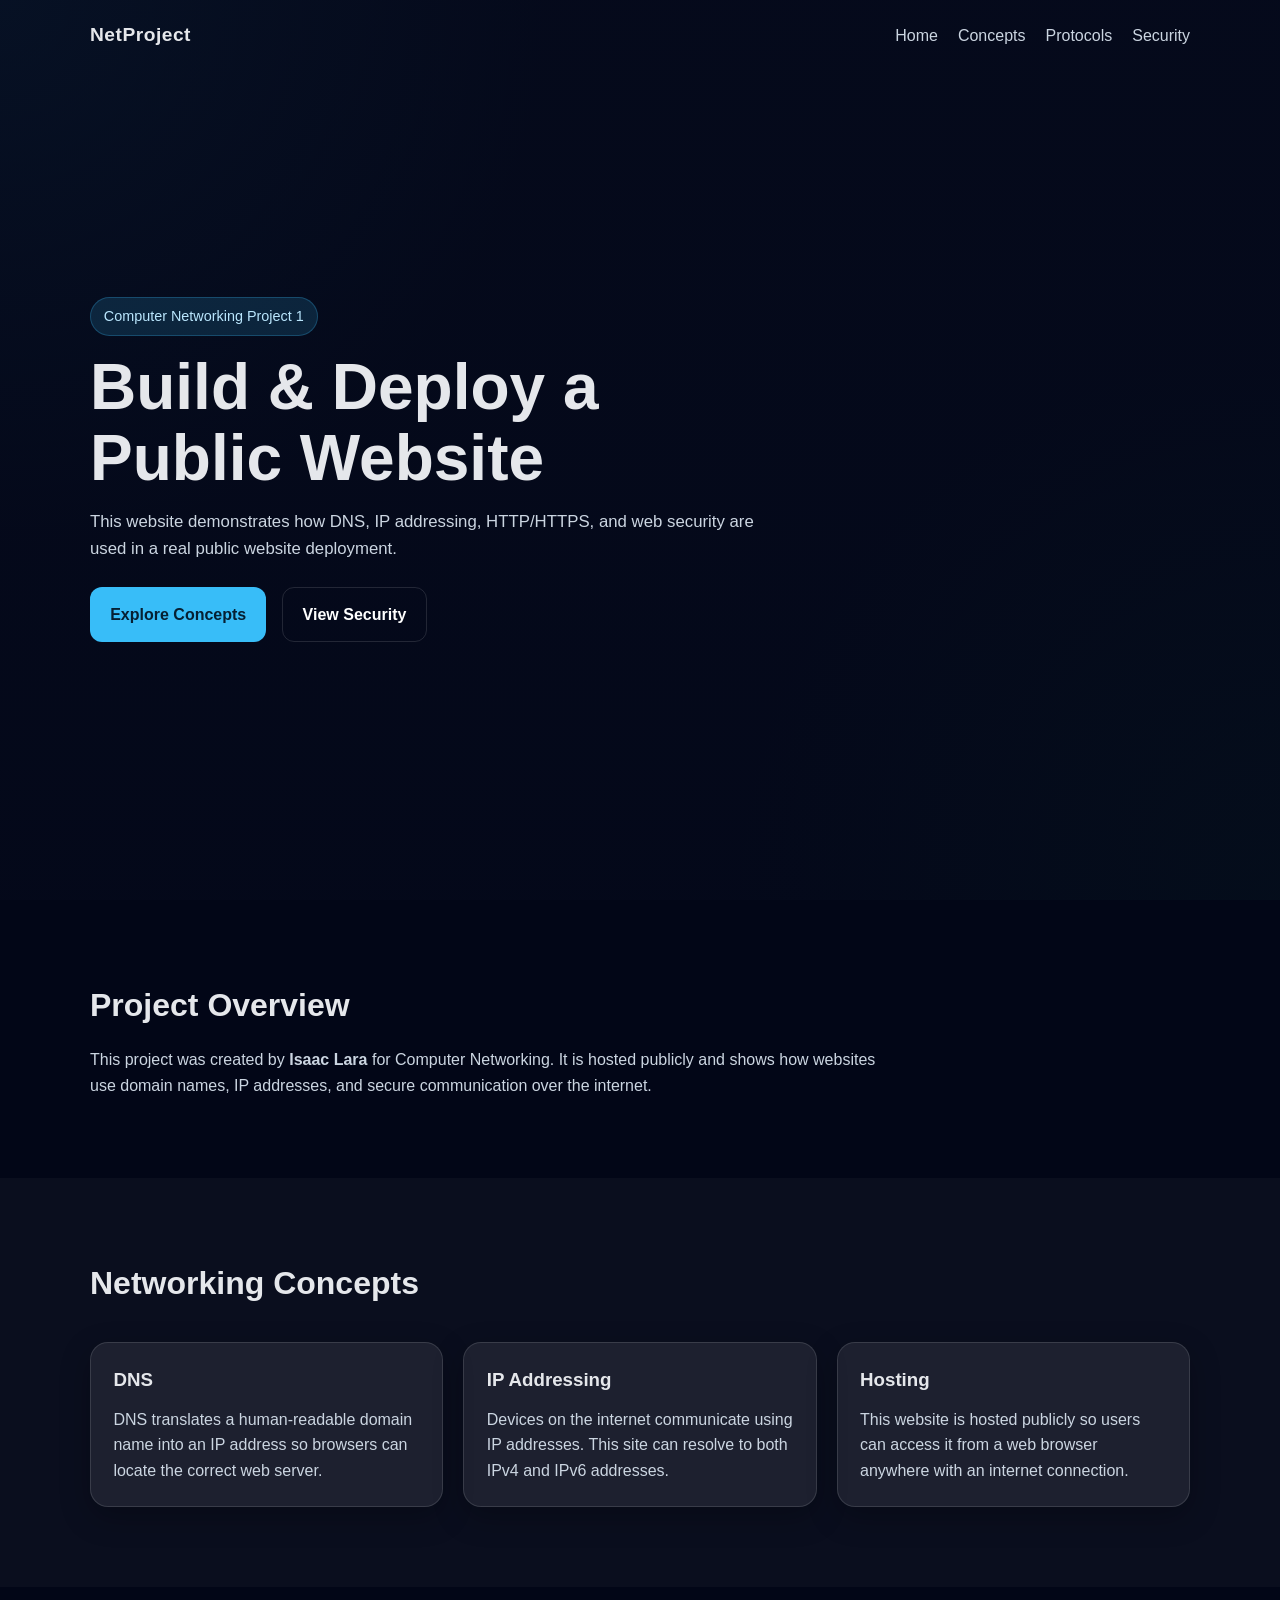
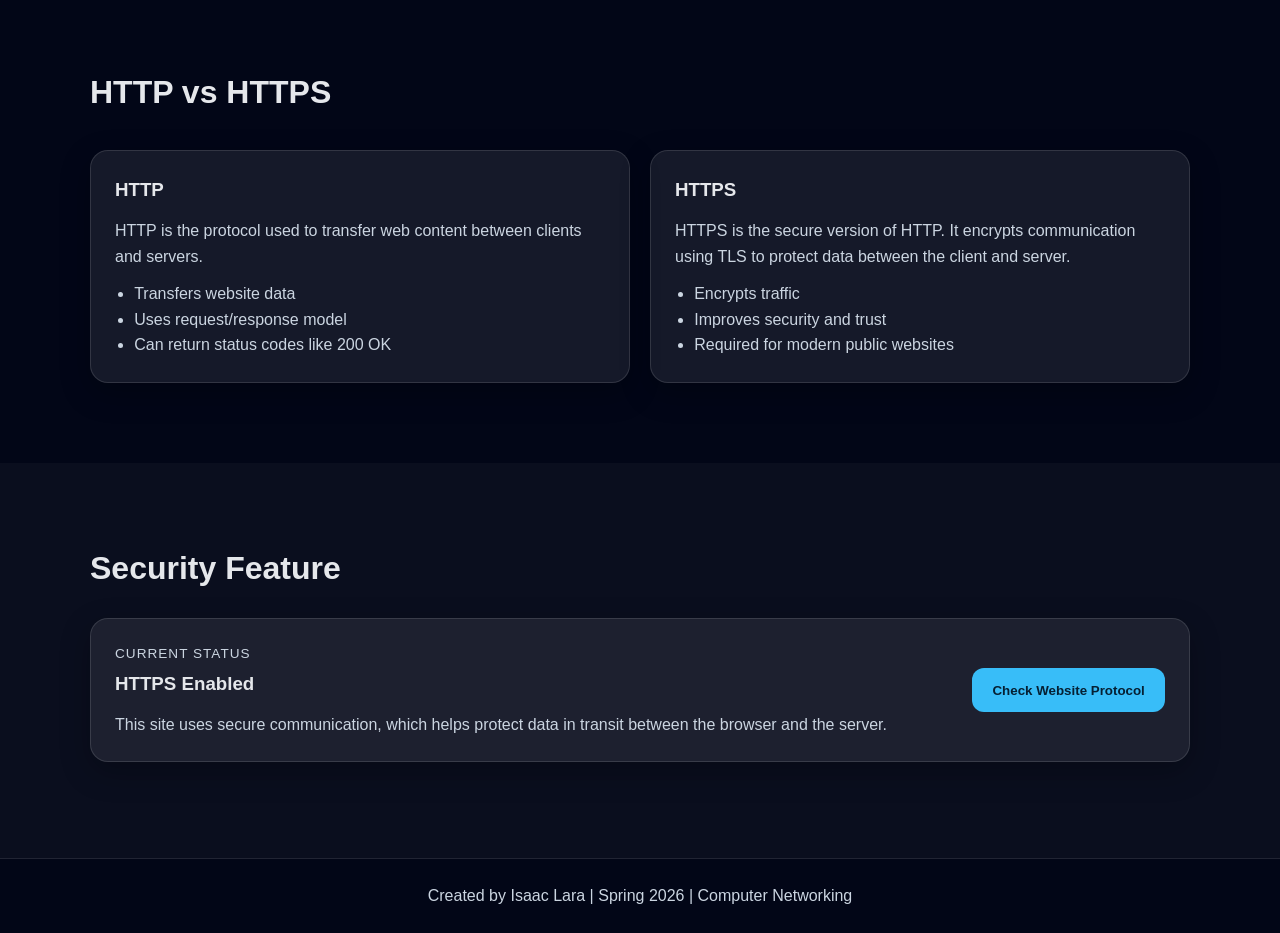
<file: index.html>
<!DOCTYPE html>
<html lang="en">
<head>
  <meta charset="UTF-8" />
  <meta name="viewport" content="width=device-width, initial-scale=1.0" /> 
  <title>Networking Project | Isaac Lara</title>
  <link rel="stylesheet" href="style.css" />
</head>
<body>
  <header class="hero">
    <nav class="navbar">
      <div class="logo">NetProject</div>
      <button id="menuToggle" class="menu-toggle">☰</button>
      <ul id="navLinks" class="nav-links">
        <li><a href="#home">Home</a></li>
        <li><a href="#concepts">Concepts</a></li>
        <li><a href="#protocols">Protocols</a></li>
        <li><a href="#security">Security</a></li>
      </ul>
    </nav>

    <div class="hero-content" id="home">
      <p class="tag">Computer Networking Project 1</p>
      <h1>Build & Deploy a Public Website</h1>
      <p class="subtitle">
        This website demonstrates how DNS, IP addressing, HTTP/HTTPS, and web
        security are used in a real public website deployment.
      </p>
      <div class="hero-buttons">
        <a href="#concepts" class="btn btn-primary">Explore Concepts</a>
        <a href="#security" class="btn btn-secondary">View Security</a>
      </div>
    </div>
  </header>

  <main>
    <section class="section">
      <div class="container">
        <h2>Project Overview</h2>
        <p>
          This project was created by <strong>Isaac Lara</strong> for Computer
          Networking. It is hosted publicly and shows how websites use domain
          names, IP addresses, and secure communication over the internet.
        </p>
      </div>
    </section>

    <section class="section alt" id="concepts">
      <div class="container">
        <h2>Networking Concepts</h2>
        <div class="card-grid">
          <article class="card">
            <h3>DNS</h3>
            <p>
              DNS translates a human-readable domain name into an IP address so
              browsers can locate the correct web server.
            </p>
          </article>

          <article class="card">
            <h3>IP Addressing</h3>
            <p>
              Devices on the internet communicate using IP addresses. This site
              can resolve to both IPv4 and IPv6 addresses.
            </p>
          </article>

          <article class="card">
            <h3>Hosting</h3>
            <p>
              This website is hosted publicly so users can access it from a web
              browser anywhere with an internet connection.
            </p>
          </article>
        </div>
      </div>
    </section>

    <section class="section" id="protocols">
      <div class="container">
        <h2>HTTP vs HTTPS</h2>
        <div class="two-column">
          <div class="info-box">
            <h3>HTTP</h3>
            <p>
              HTTP is the protocol used to transfer web content between clients
              and servers.
            </p>
            <ul>
              <li>Transfers website data</li>
              <li>Uses request/response model</li>
              <li>Can return status codes like 200 OK</li>
            </ul>
          </div>

          <div class="info-box">
            <h3>HTTPS</h3>
            <p>
              HTTPS is the secure version of HTTP. It encrypts communication
              using TLS to protect data between the client and server.
            </p>
            <ul>
              <li>Encrypts traffic</li>
              <li>Improves security and trust</li>
              <li>Required for modern public websites</li>
            </ul>
          </div>
        </div>
      </div>
    </section>

    <section class="section alt" id="security">
      <div class="container">
        <h2>Security Feature</h2>
        <div class="security-panel">
          <div>
            <p class="security-label">Current Status</p>
            <h3 id="securityStatus">HTTPS Enabled</h3>
            <p>
              This site uses secure communication, which helps protect data in
              transit between the browser and the server.
            </p>
          </div>
          <button id="statusButton" class="btn btn-primary">
            Check Website Protocol
          </button>
        </div>
        <p id="protocolMessage" class="protocol-message"></p>
      </div>
    </section>
  </main>

  <footer class="footer">
    <p>Created by Isaac Lara | Spring 2026 | Computer Networking</p>
  </footer>

  <script src="script.js"></script>
</body>
</html>
</file>
<file: style.css>
:root {
  --bg: #0f172a;
  --panel: #111827;
  --card: rgba(255, 255, 255, 0.08);
  --text: #e5e7eb;
  --muted: #cbd5e1;
  --accent: #38bdf8;
  --accent-2: #22c55e;
  --border: rgba(255, 255, 255, 0.12);
  --shadow: 0 10px 30px rgba(0, 0, 0, 0.25);
}

* {
  box-sizing: border-box;
  margin: 0;
  padding: 0;
}

html {
  scroll-behavior: smooth;
}

body {
  font-family: Arial, Helvetica, sans-serif;
  line-height: 1.6;
  background: #020617;
  color: var(--text);
}

a {
  text-decoration: none;
  color: inherit;
}

.hero {
  min-height: 100vh;
  background:
    linear-gradient(rgba(2, 6, 23, 0.78), rgba(2, 6, 23, 0.86)),
    radial-gradient(circle at top left, rgba(56, 189, 248, 0.2), transparent 35%),
    radial-gradient(circle at bottom right, rgba(34, 197, 94, 0.18), transparent 35%),
    var(--bg);
  display: flex;
  flex-direction: column;
}

.navbar {
  width: min(1100px, 92%);
  margin: 0 auto;
  padding: 1.25rem 0;
  display: flex;
  align-items: center;
  justify-content: space-between;
  position: relative;
}

.logo {
  font-size: 1.2rem;
  font-weight: bold;
  letter-spacing: 0.5px;
}

.nav-links {
  list-style: none;
  display: flex;
  gap: 1.25rem;
}

.nav-links a {
  color: var(--muted);
  transition: 0.2s ease;
}

.nav-links a:hover {
  color: white;
}

.menu-toggle {
  display: none;
  background: transparent;
  border: 1px solid var(--border);
  color: white;
  padding: 0.45rem 0.7rem;
  border-radius: 10px;
  cursor: pointer;
}

.hero-content {
  width: min(1100px, 92%);
  margin: auto;
  padding: 3rem 0 5rem;
}

.tag {
  display: inline-block;
  background: rgba(56, 189, 248, 0.15);
  color: #bae6fd;
  border: 1px solid rgba(56, 189, 248, 0.25);
  padding: 0.45rem 0.8rem;
  border-radius: 999px;
  margin-bottom: 1rem;
  font-size: 0.9rem;
}

.hero h1 {
  font-size: clamp(2.3rem, 5vw, 4rem);
  line-height: 1.1;
  max-width: 700px;
  margin-bottom: 1rem;
}

.subtitle {
  max-width: 700px;
  color: var(--muted);
  font-size: 1.05rem;
  margin-bottom: 1.5rem;
}

.hero-buttons {
  display: flex;
  gap: 1rem;
  flex-wrap: wrap;
}

.btn {
  display: inline-block;
  padding: 0.85rem 1.2rem;
  border-radius: 12px;
  font-weight: bold;
  border: 1px solid transparent;
  cursor: pointer;
  transition: 0.2s ease;
}

.btn-primary {
  background: var(--accent);
  color: #062033;
}

.btn-primary:hover {
  transform: translateY(-2px);
  box-shadow: var(--shadow);
}

.btn-secondary {
  background: transparent;
  color: white;
  border-color: var(--border);
}

.btn-secondary:hover {
  background: rgba(255, 255, 255, 0.06);
}

.section {
  padding: 5rem 0;
}

.section.alt {
  background: rgba(255, 255, 255, 0.03);
}

.container {
  width: min(1100px, 92%);
  margin: 0 auto;
}

.container h2 {
  font-size: 2rem;
  margin-bottom: 1rem;
}

.container > p {
  color: var(--muted);
  max-width: 800px;
}

.card-grid {
  display: grid;
  grid-template-columns: repeat(3, 1fr);
  gap: 1.25rem;
  margin-top: 2rem;
}

.card {
  background: var(--card);
  border: 1px solid var(--border);
  padding: 1.4rem;
  border-radius: 18px;
  box-shadow: var(--shadow);
}

.card h3 {
  margin-bottom: 0.75rem;
}

.card p {
  color: var(--muted);
}

.two-column {
  display: grid;
  grid-template-columns: repeat(2, 1fr);
  gap: 1.25rem;
  margin-top: 2rem;
}

.info-box,
.security-panel {
  background: var(--card);
  border: 1px solid var(--border);
  border-radius: 18px;
  padding: 1.5rem;
  box-shadow: var(--shadow);
}

.info-box h3,
.security-panel h3 {
  margin-bottom: 0.8rem;
}

.info-box p,
.info-box ul,
.security-panel p {
  color: var(--muted);
}

.info-box ul {
  padding-left: 1.2rem;
  margin-top: 0.75rem;
}

.security-panel {
  display: flex;
  justify-content: space-between;
  align-items: center;
  gap: 1.25rem;
  margin-top: 1.5rem;
}

.security-label {
  font-size: 0.85rem;
  text-transform: uppercase;
  letter-spacing: 1px;
  color: #93c5fd;
  margin-bottom: 0.25rem;
}

.protocol-message {
  margin-top: 1rem;
  color: #bbf7d0;
  font-weight: bold;
}

.footer {
  text-align: center;
  padding: 1.5rem;
  color: var(--muted);
  border-top: 1px solid var(--border);
}

@media (max-width: 850px) {
  .card-grid,
  .two-column {
    grid-template-columns: 1fr;
  }

  .security-panel {
    flex-direction: column;
    align-items: flex-start;
  }
}

@media (max-width: 700px) {
  .menu-toggle {
    display: block;
  }

  .nav-links {
    display: none;
    flex-direction: column;
    position: absolute;
    top: 68px;
    right: 0;
    width: 220px;
    background: #0b1220;
    border: 1px solid var(--border);
    border-radius: 14px;
    padding: 1rem;
    box-shadow: var(--shadow);
  }

  .nav-links.show {
    display: flex;
  }
}
</file>
